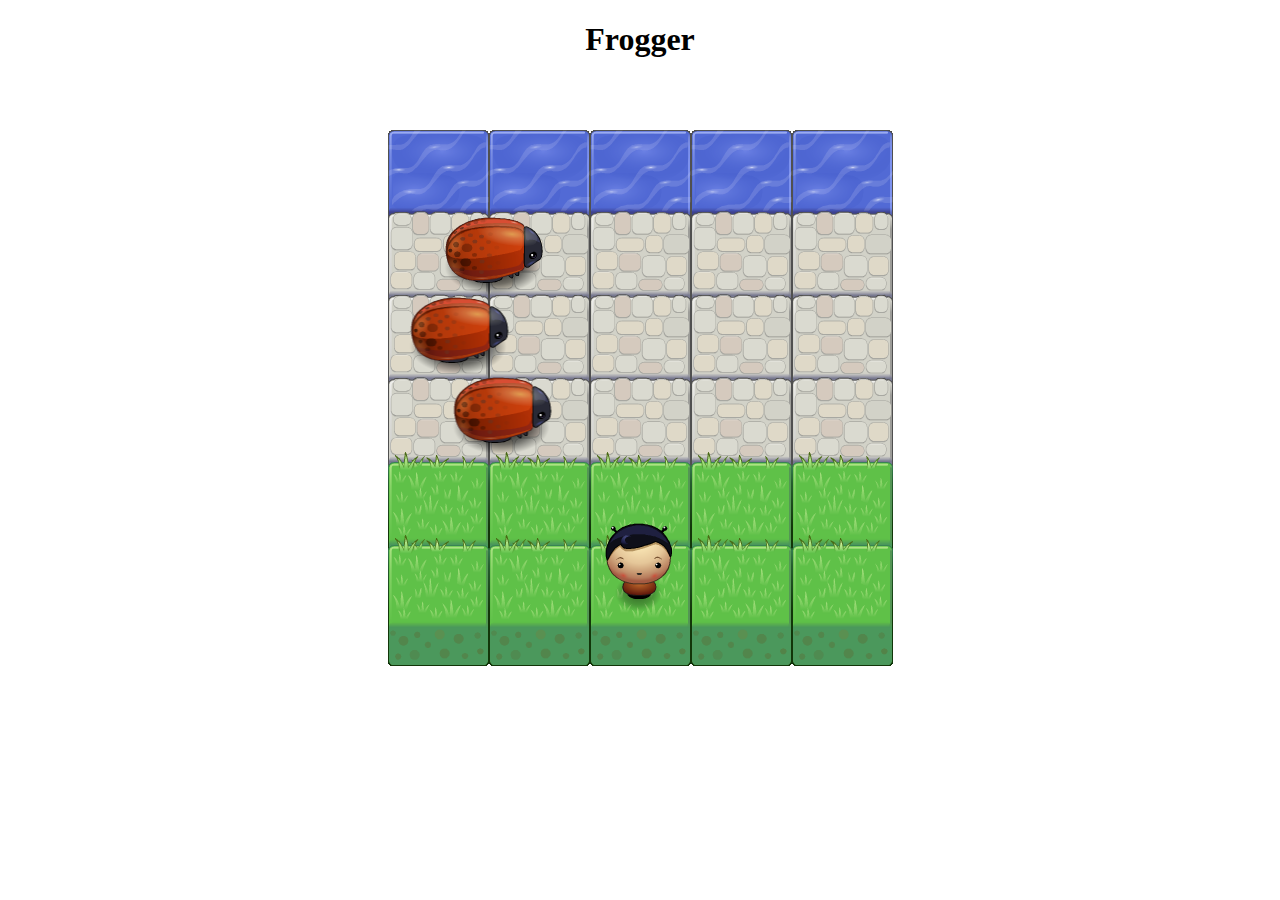
<file: frontend-nanodegree-arcade-game/index.html>
<!DOCTYPE html>
<html>
<head>
    <meta charset="UTF-8">
    <title>Effective JavaScript: Frogger</title>
    <link rel="stylesheet" href="css/style.css">
</head>
<body>
    <h1>Frogger</h1>
    <script src="js/resources.js"></script>
    <script src="js/engine.js"></script>
    <script src="js/app.js"></script>
</body>
</html>
</file>
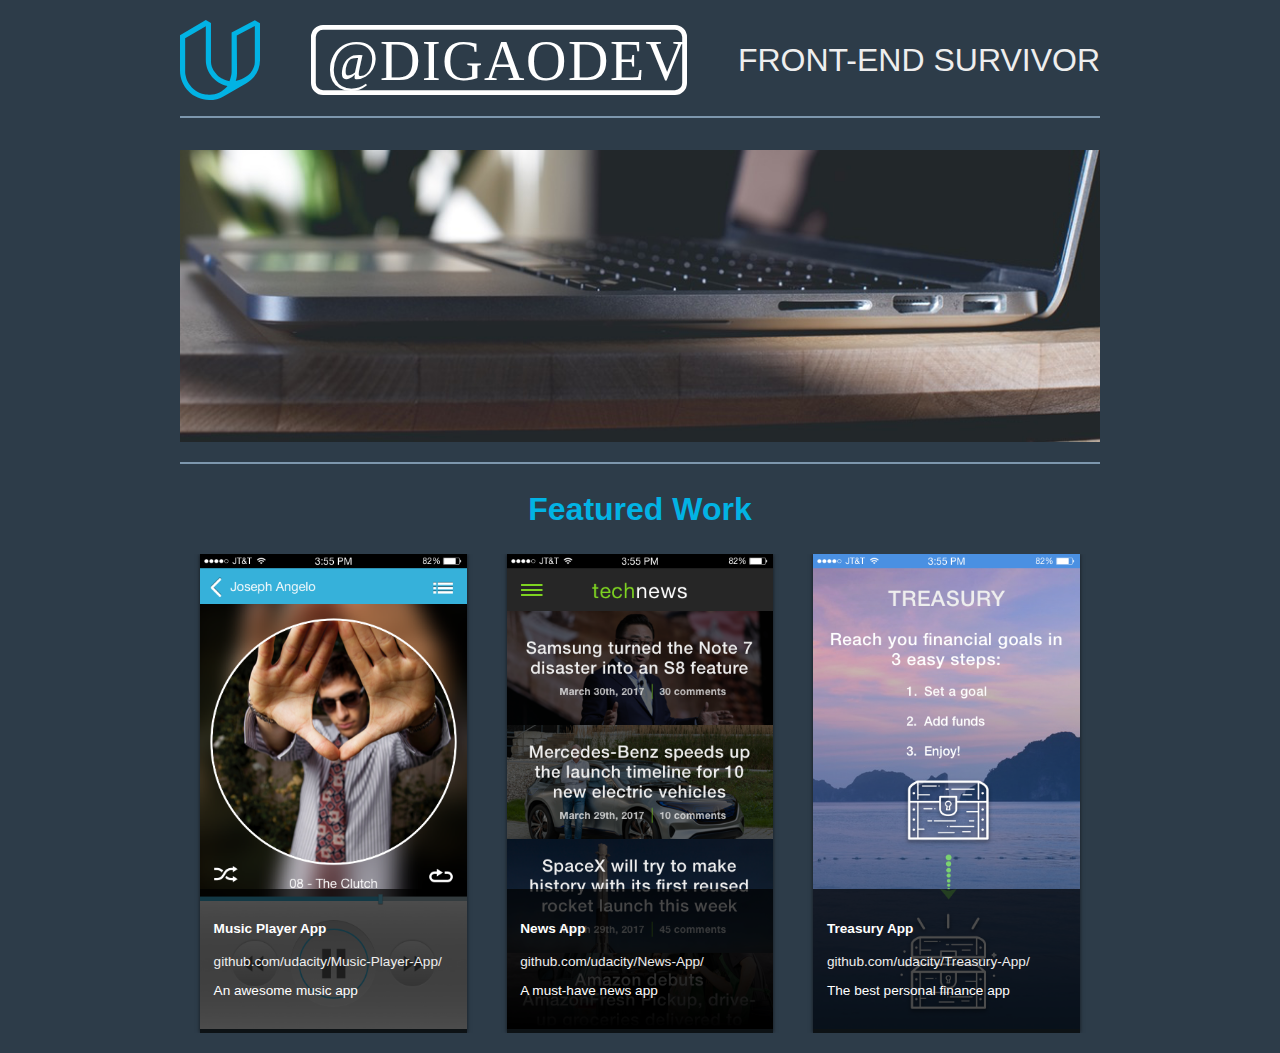
<file: portfolio-site/index.html>
<!doctype html>
<html lang="en">

<head>
  <title>DigaoDev Portfolio</title>
  <meta charset="UTF-8">
  <meta name="viewport" content="width=device-width, initial-scale=1">
  <link href="./css/main.css" rel="stylesheet">
</head>

<body>
  <header class="header">
    <img class="header-udacity-logo" src="./img/udacity-logo.svg" alt="">
    <img class="header-atdigaodev-logo" src="./img/atdigaodev-logo.svg" alt="">
    <h1 class="subtitle">Front-end Survivor</h1>
  </header>

  <main class="main-container">
      <picture>
        <source srcset="./img/hero-image-944w.webp">
        <img  class="hero" src="./img/hero-image-944w.jpg" alt="Desk with a Macbook photo">
      </picture>

    <section class="section-container">
      <h2 class="featured-title">Featured Work</h2>
      <div class="featured">
        <article class="card">
          <picture>
            <source srcset="./img/player-375w.webp">
            <img class="card-img" src="./img/player-375w.png" alt="Project Music Player APP photo">
          </picture>
          <div class="card-label">
            <h4>Music Player App</h4>
            <a href="#0">github.com/udacity/Music-Player-App/</a>
            <p>An awesome music app</p>
          </div>
        </article>
        <article class="card">
          <picture>
            <source srcset="./img/news-home-375w.webp">
            <img class="card-img" src="./img/news-home-375w.jpg" alt="Project News App photo">
          </picture>
          <div class="card-label">
            <h4>News App</h4>
            <a href="#0">github.com/udacity/News-App/</a>
            <p>A must-have news app</p>
          </div>
        </article>
        <article class="card">
          <picture>
            <source srcset="./img/treasury-splash-375w.webp">
            <img class="card-img" src="./img/treasury-splash-375w.jpg" alt="Project Treasury App photo">
          </picture>
          <div class="card-label">
            <h4>Treasury App</h4>
            <a href="#0">github.com/udacity/Treasury-App/</a>
            <p>The best personal finance app</p>
          </div>
        </article>
      </div>
    </section>
  </main>
</body>

</html>
</file>
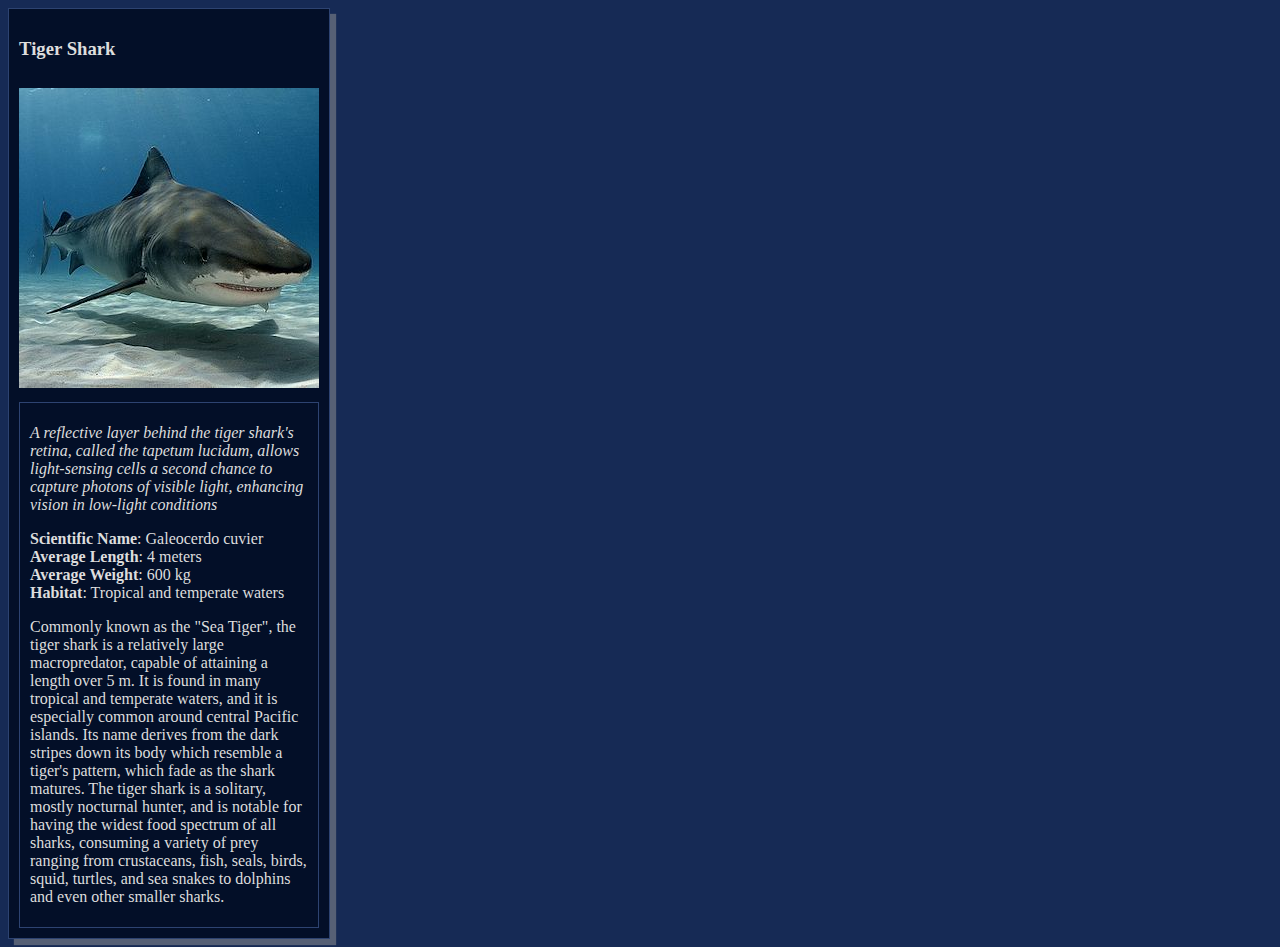
<file: animal-trading-cards/card.html>
<!DOCTYPE html>
<html>
<head>
	<meta charset="utf-8">
	<title>Animal Trading Cards</title>
	<link rel="stylesheet" href="styles.css">
</head>
<body>
	<div class="card">
		<!-- your favorite animal's name goes here -->
		<h3>Tiger Shark</h3>
		<!-- your favorite animal's image goes here -->
		<img src="tiger-shark.jpg" alt="Tiger Shark photo">
		<div class="card-content">
			<!-- your favorite animal's interesting fact goes here -->
			<p><em>A reflective layer behind the tiger shark's retina, called the tapetum lucidum, allows light-sensing cells a second chance to capture photons of visible light, enhancing vision in low-light conditions</em></p>
			<ul>
				<!-- your favorite animal's list items go here -->
				<li><span>Scientific Name</span>: Galeocerdo cuvier</li>
				<li><span>Average Length</span>: 4 meters</li>
				<li><span>Average Weight</span>: 600 kg</li>
				<li><span>Habitat</span>: Tropical and temperate waters</li>
			</ul>
			<!-- your favorite animal's description goes here -->
			<p>Commonly known as the "Sea Tiger", the tiger shark is a relatively large macropredator, capable of attaining a length over 5 m. It is found in many tropical and temperate waters, and it is especially common around central Pacific islands. Its name derives from the dark stripes down its body which resemble a tiger's pattern, which fade as the shark matures. The tiger shark is a solitary, mostly nocturnal hunter, and is notable for having the widest food spectrum of all sharks, consuming a variety of prey ranging from crustaceans, fish, seals, birds, squid, turtles, and sea snakes to dolphins and even other smaller sharks.</p>
		</div>
	</div>
</body>
</html>
</file>
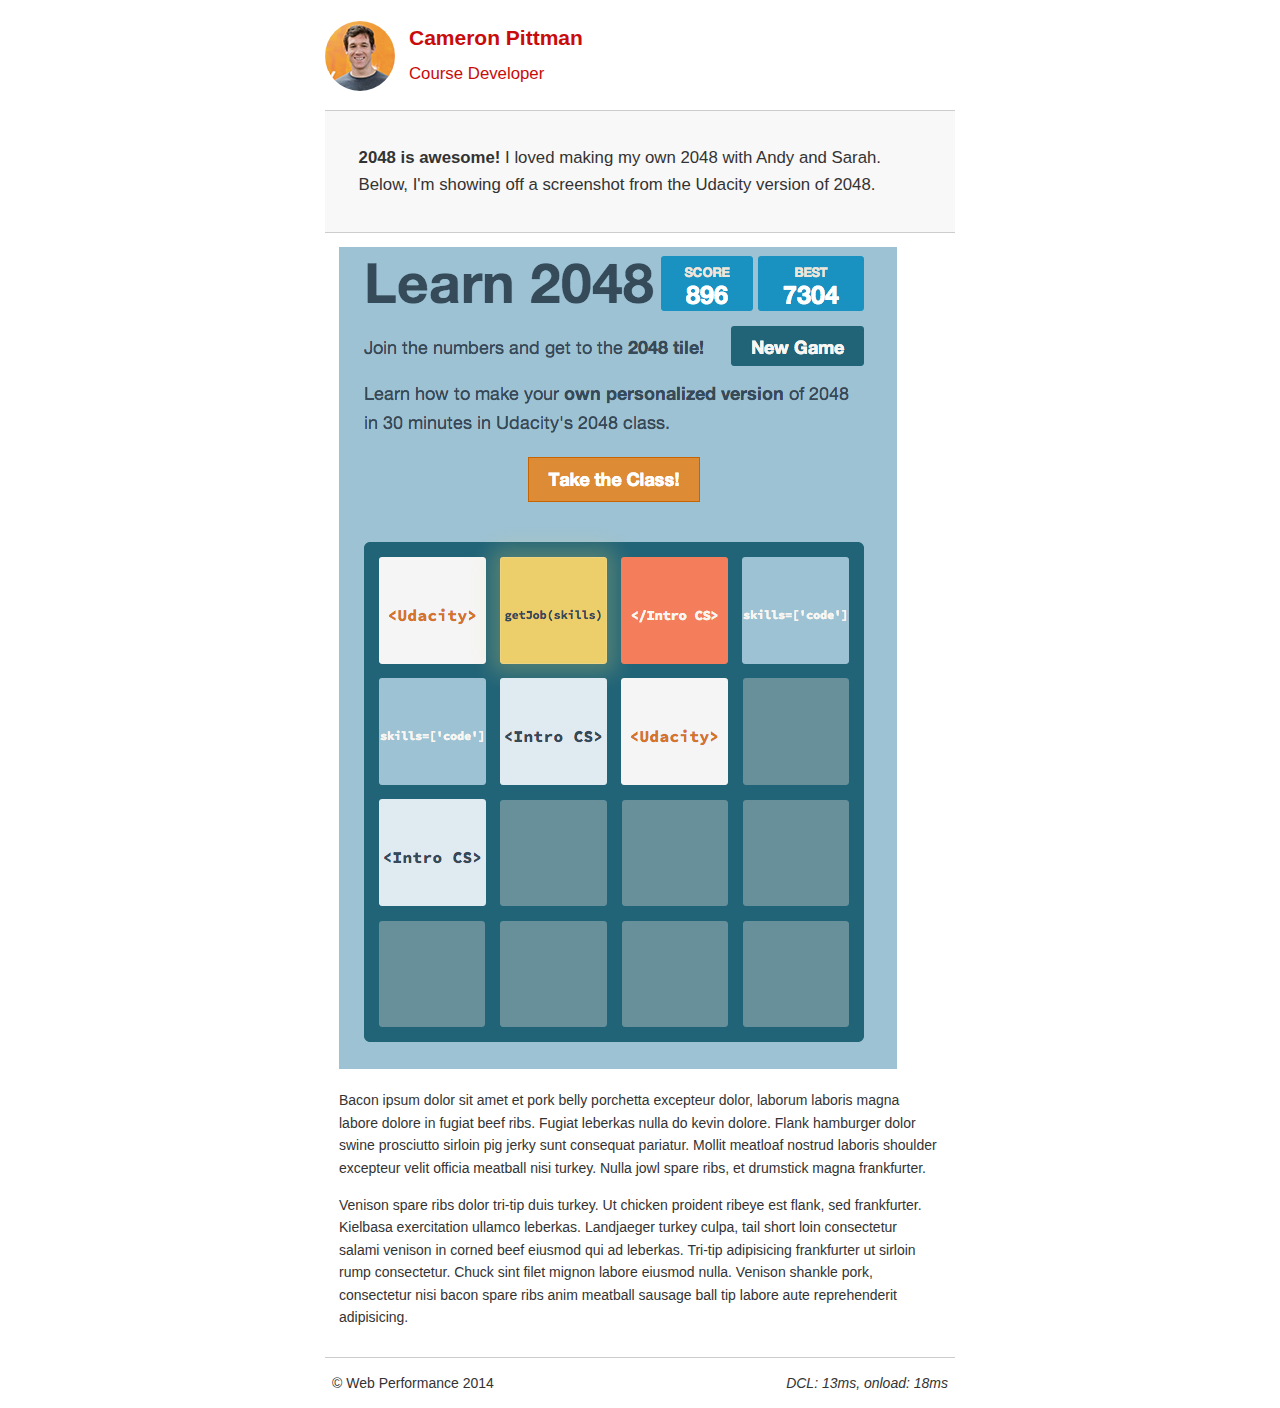
<file: frontend-nanodegree-mobile-portfolio/project-2048.html>
<!DOCTYPE html>
<html lang="en">
  <head>
    <meta charset="utf-8">
    <meta name="viewport" content="width=device-width, initial-scale=1">
    <meta name="description" content=" FILL ME IN ">
    <meta name="author" content=" FILL ME IN ">
    <title>Cameron Pittman: Portfolio</title>

    <!-- Hmm, what is the impact of web fonts on speed? Measure it... -->
    <!-- <link href="//fonts.googleapis.com/css?family=Open+Sans:400,700" rel="stylesheet"> -->

    <link href="css/style.css" rel="stylesheet">
    <link href="css/print.css" rel="stylesheet">

    <script>
      (function(w,g){w['GoogleAnalyticsObject']=g;
      w[g]=w[g]||function(){(w[g].q=w[g].q||[]).push(arguments)};w[g].l=1*new Date();})(window,'ga');

      // Optional TODO: replace with your Google Analytics profile ID.
      ga('create', 'UA-XXXX-Y');
      ga('send', 'pageview');
    </script>
    <script src="//www.google-analytics.com/analytics.js"></script>
    <script src="js/perfmatters.js"></script>
  </head>

  <body>
    <header>
      <a href="/"><img src="img/profilepic.jpg"></a>
      <p>Cameron Pittman<br><span>Course Developer</span></p>
    </header>

    <div class="container">
      <div class="hero">
        <strong>2048 is awesome!</strong> I loved making my own 2048 with Andy and Sarah. Below, I'm showing off a screenshot from the Udacity version of 2048.
      </div>

      <div class="content">

        <img class="img-responsive" src="img/2048.png">

        <p>Bacon ipsum dolor sit amet et pork belly porchetta excepteur dolor, laborum laboris magna labore dolore in fugiat beef ribs. Fugiat leberkas nulla do kevin dolore. Flank hamburger dolor swine prosciutto sirloin pig jerky sunt consequat pariatur. Mollit meatloaf nostrud laboris shoulder excepteur velit officia meatball nisi turkey. Nulla jowl spare ribs, et drumstick magna frankfurter.</p>

        <p>Venison spare ribs dolor tri-tip duis turkey. Ut chicken proident ribeye est flank, sed frankfurter. Kielbasa exercitation ullamco leberkas. Landjaeger turkey culpa, tail short loin consectetur salami venison in corned beef eiusmod qui ad leberkas. Tri-tip adipisicing frankfurter ut sirloin rump consectetur. Chuck sint filet mignon labore eiusmod nulla. Venison shankle pork, consectetur nisi bacon spare ribs anim meatball sausage ball tip labore aute reprehenderit adipisicing.</p>

    </div>

    <footer>
      <p>&copy; Web Performance 2014 <span id="crp-stats"></span></p>
    </footer>
  </body>
</html>
</file>
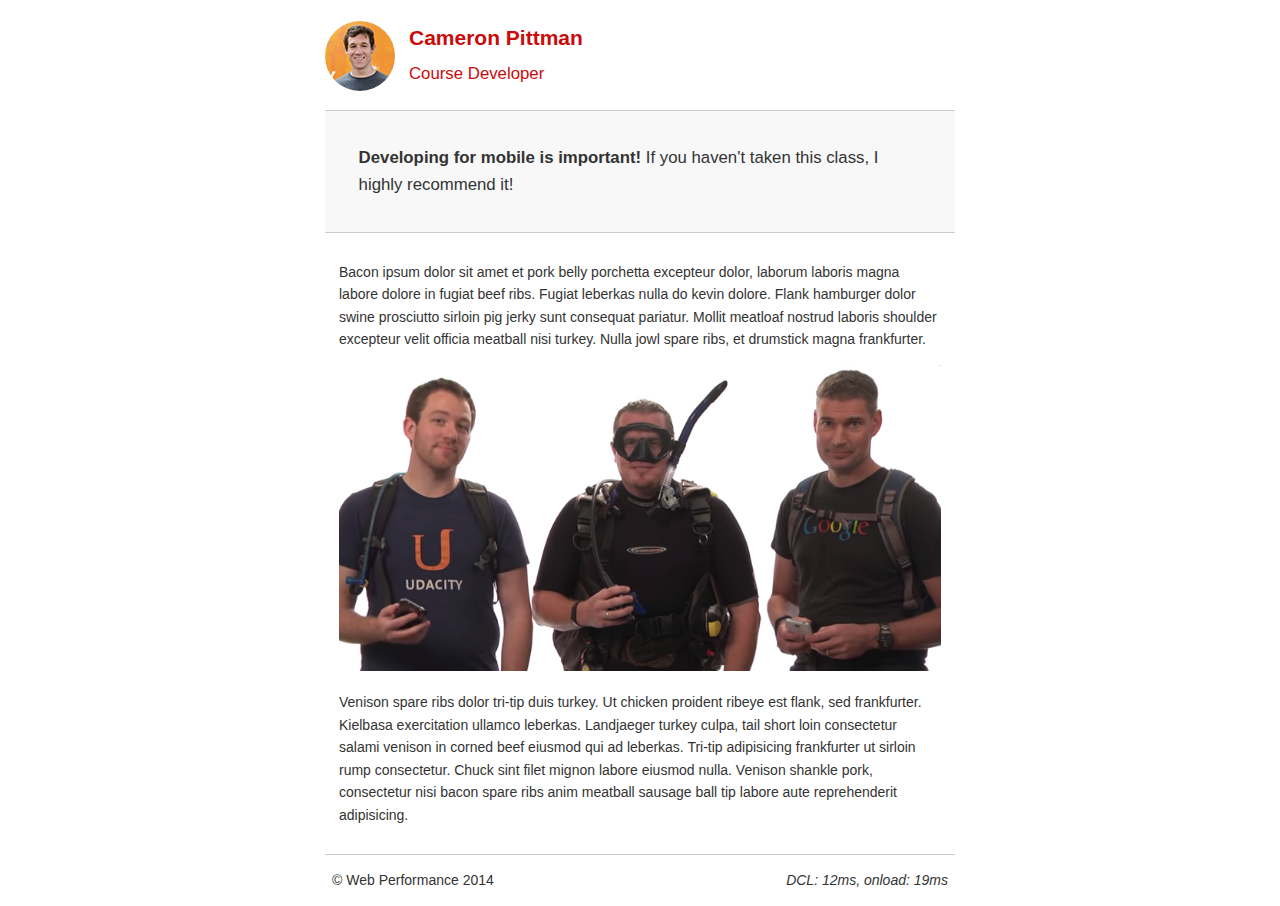
<file: frontend-nanodegree-mobile-portfolio/project-mobile.html>
<!DOCTYPE html>
<html lang="en">
  <head>
    <meta charset="utf-8">
    <meta name="viewport" content="width=device-width, initial-scale=1">
    <meta name="description" content=" FILL ME IN ">
    <meta name="author" content=" FILL ME IN ">
    <title>Cameron Pitman: Portfolio</title>

    <!-- Hmm, what is the impact of web fonts on speed? Measure it... -->
    <!-- <link href="//fonts.googleapis.com/css?family=Open+Sans:400,700" rel="stylesheet"> -->

    <link href="css/style.css" rel="stylesheet">
    <link href="css/print.css" rel="stylesheet">

    <script>
      (function(w,g){w['GoogleAnalyticsObject']=g;
      w[g]=w[g]||function(){(w[g].q=w[g].q||[]).push(arguments)};w[g].l=1*new Date();})(window,'ga');

      // Optional TODO: replace with your Google Analytics profile ID.
      ga('create', 'UA-XXXX-Y');
      ga('send', 'pageview');
    </script>
    <script src="http://www.google-analytics.com/analytics.js"></script>
    <script async src="js/perfmatters.js"></script>
  </head>

  <body>
    <header>
      <a href="/"><img src="img/profilepic.jpg"></a>
      <p>Cameron Pittman<br><span>Course Developer</span></p>
    </header>

    <div class="container">
      <div class="hero">
        <strong>Developing for mobile is important!</strong> If you haven't taken this class, I highly recommend it!
      </div>

      <div class="content">

        <p>Bacon ipsum dolor sit amet et pork belly porchetta excepteur dolor, laborum laboris magna labore dolore in fugiat beef ribs. Fugiat leberkas nulla do kevin dolore. Flank hamburger dolor swine prosciutto sirloin pig jerky sunt consequat pariatur. Mollit meatloaf nostrud laboris shoulder excepteur velit officia meatball nisi turkey. Nulla jowl spare ribs, et drumstick magna frankfurter.</p>

        <img src="img/mobilewebdev.jpg">

        <p>Venison spare ribs dolor tri-tip duis turkey. Ut chicken proident ribeye est flank, sed frankfurter. Kielbasa exercitation ullamco leberkas. Landjaeger turkey culpa, tail short loin consectetur salami venison in corned beef eiusmod qui ad leberkas. Tri-tip adipisicing frankfurter ut sirloin rump consectetur. Chuck sint filet mignon labore eiusmod nulla. Venison shankle pork, consectetur nisi bacon spare ribs anim meatball sausage ball tip labore aute reprehenderit adipisicing.</p>

    </div>

    <footer>
      <p>&copy; Web Performance 2014 <span id="crp-stats"></span></p>
    </footer>
  </body>
</html>
</file>
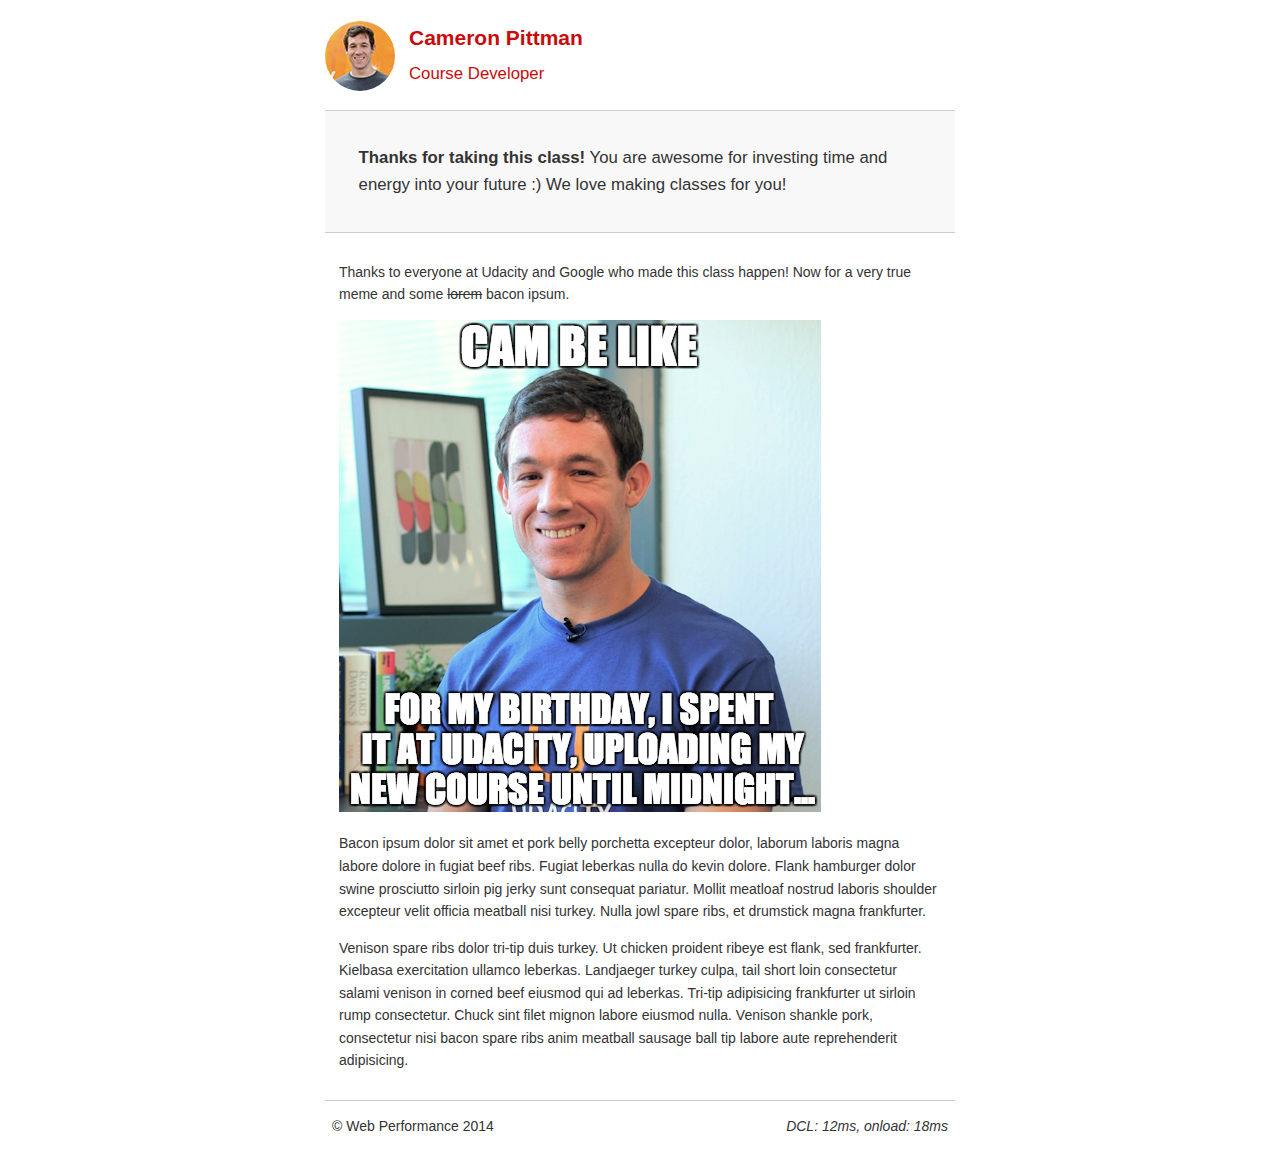
<file: frontend-nanodegree-mobile-portfolio/project-webperf.html>
<!DOCTYPE html>
<html lang="en">
  <head>
    <meta charset="utf-8">
    <meta name="viewport" content="width=device-width, initial-scale=1">
    <meta name="description" content=" FILL ME IN ">
    <meta name="author" content=" FILL ME IN ">
    <title>Cameron Pittman: Portfolio</title>

    <!-- Hmm, what is the impact of web fonts on speed? Measure it... -->
    <!-- <link href="//fonts.googleapis.com/css?family=Open+Sans:400,700" rel="stylesheet"> -->

    <link href="css/style.css" rel="stylesheet">
    <link href="css/print.css" rel="stylesheet">

    <script>
      (function(w,g){w['GoogleAnalyticsObject']=g;
      w[g]=w[g]||function(){(w[g].q=w[g].q||[]).push(arguments)};w[g].l=1*new Date();})(window,'ga');

      // Optional TODO: replace with your Google Analytics profile ID.
      ga('create', 'UA-XXXX-Y');
      ga('send', 'pageview');
    </script>
    <script src="http://www.google-analytics.com/analytics.js"></script>
    <script async src="js/perfmatters.js"></script>
  </head>

  <body>
    <header>
      <a href="/"><img src="img/profilepic.jpg"></a>
      <p>Cameron Pittman<br><span>Course Developer</span></p>
    </header>

    <div class="container">
      <div class="hero">
        <strong>Thanks for taking this class!</strong> You are awesome for investing time and energy into your future :) We love making classes for you!
      </div>

      <div class="content">

        <p>Thanks to everyone at Udacity and Google who made this class happen! Now for a very true meme and some <strike>lorem</strike> bacon ipsum.</p>

        <img src="img/cam_be_like.jpg">

        <p>Bacon ipsum dolor sit amet et pork belly porchetta excepteur dolor, laborum laboris magna labore dolore in fugiat beef ribs. Fugiat leberkas nulla do kevin dolore. Flank hamburger dolor swine prosciutto sirloin pig jerky sunt consequat pariatur. Mollit meatloaf nostrud laboris shoulder excepteur velit officia meatball nisi turkey. Nulla jowl spare ribs, et drumstick magna frankfurter.</p>

        <p>Venison spare ribs dolor tri-tip duis turkey. Ut chicken proident ribeye est flank, sed frankfurter. Kielbasa exercitation ullamco leberkas. Landjaeger turkey culpa, tail short loin consectetur salami venison in corned beef eiusmod qui ad leberkas. Tri-tip adipisicing frankfurter ut sirloin rump consectetur. Chuck sint filet mignon labore eiusmod nulla. Venison shankle pork, consectetur nisi bacon spare ribs anim meatball sausage ball tip labore aute reprehenderit adipisicing.</p>

    </div>

    <footer>
      <p>&copy; Web Performance 2014 <span id="crp-stats"></span></p>
    </footer>
  </body>
</html>
</file>
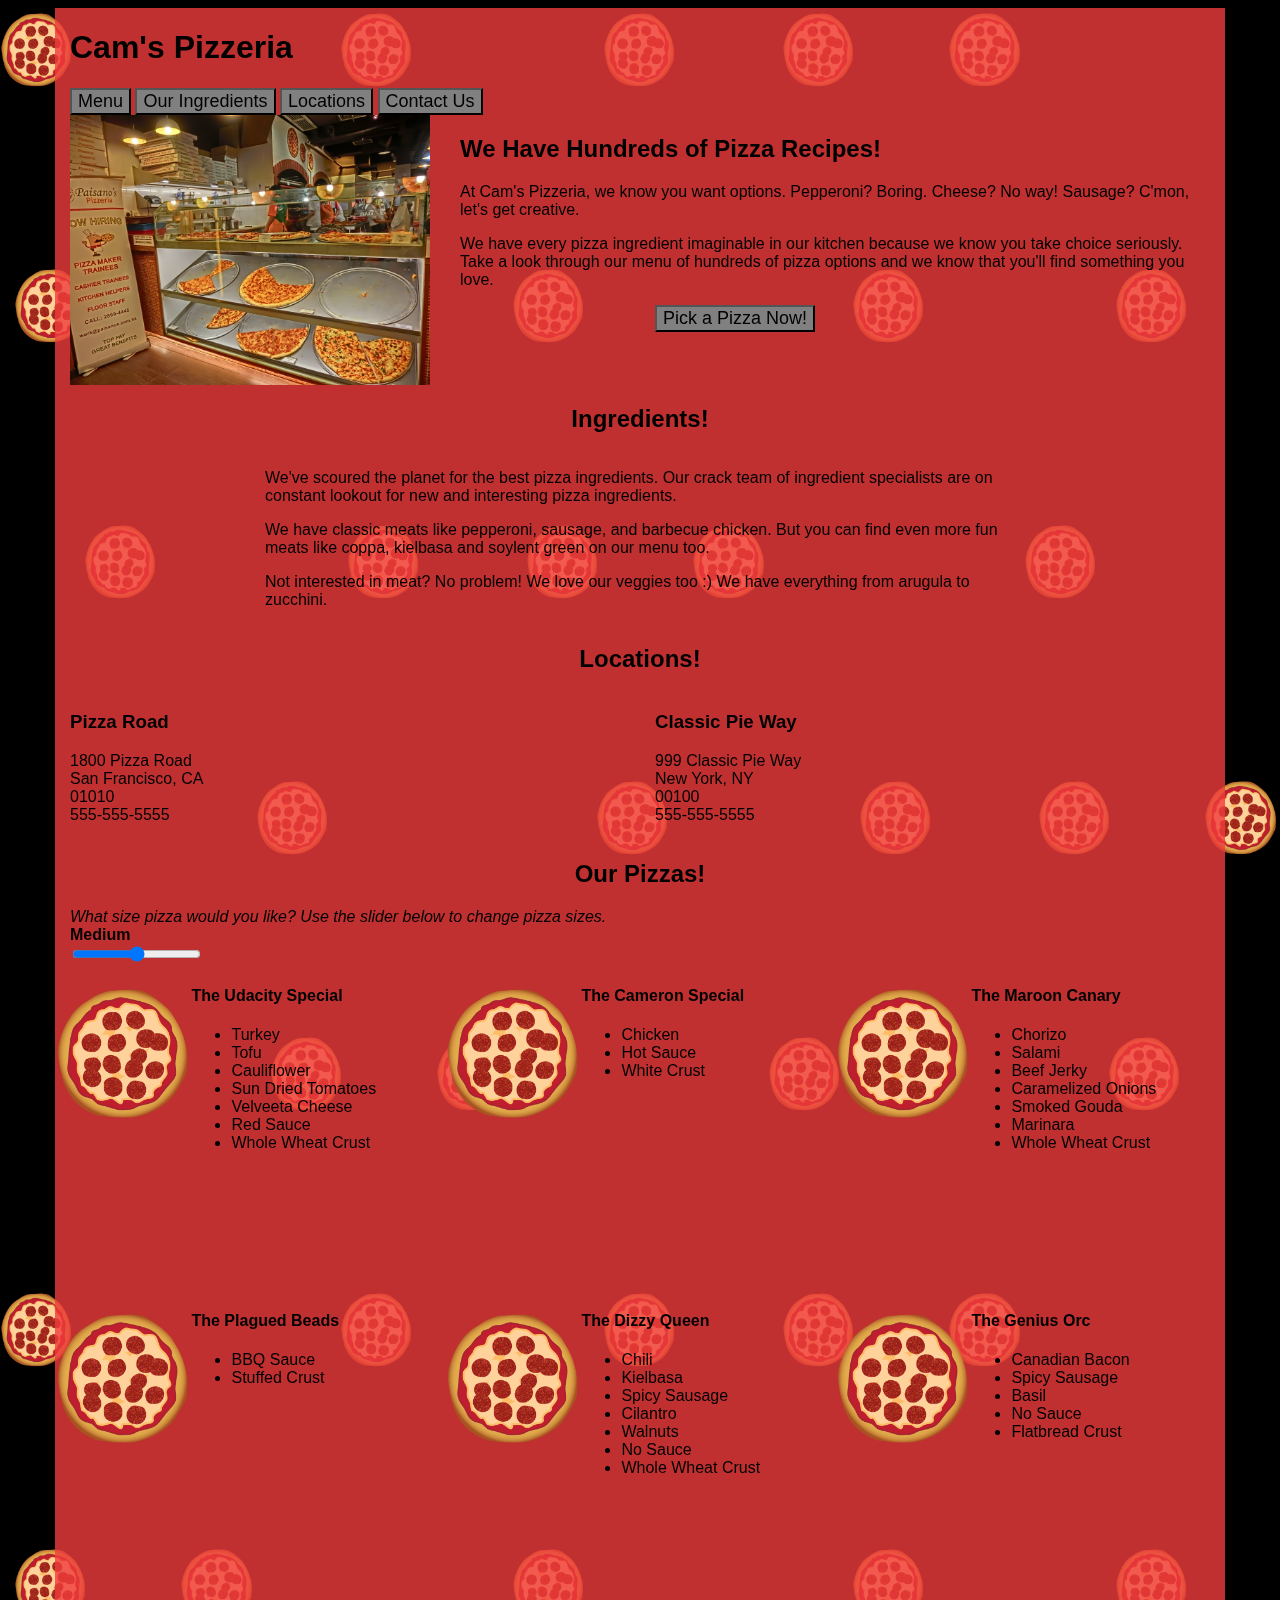
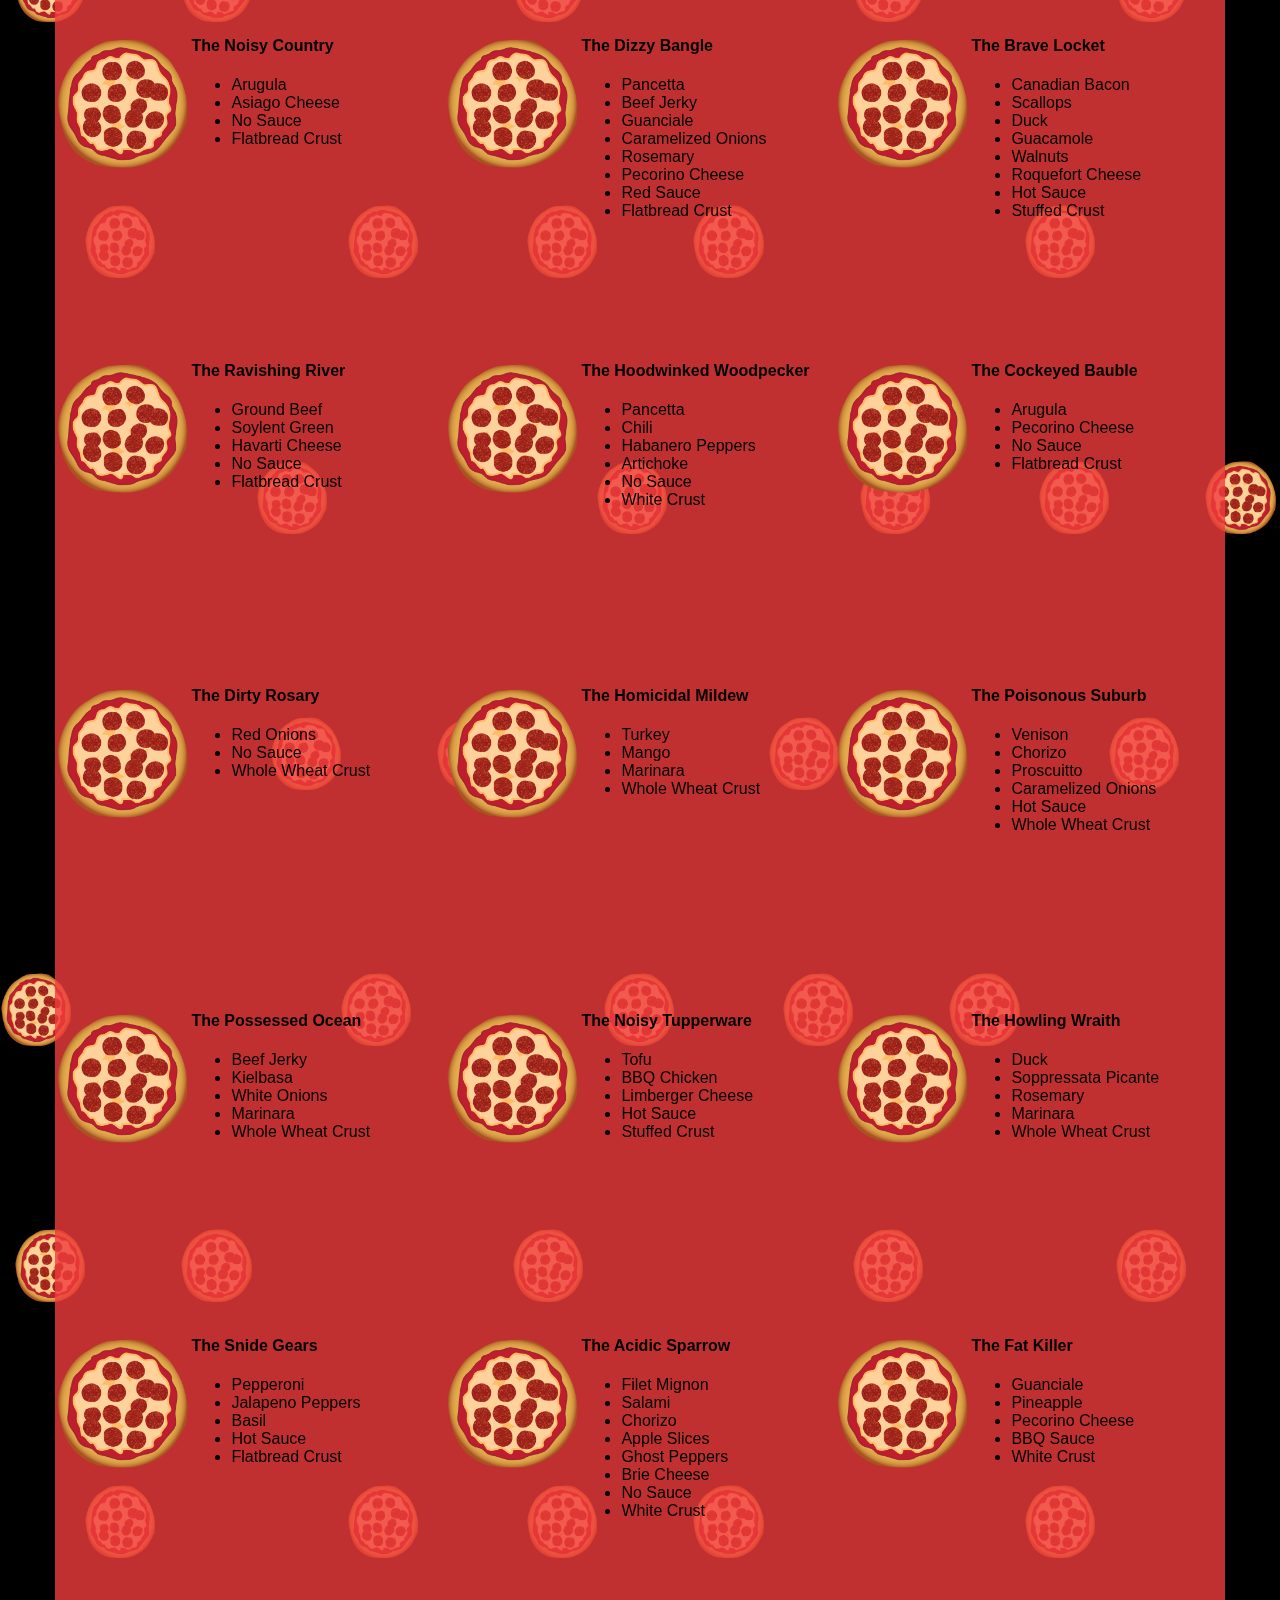
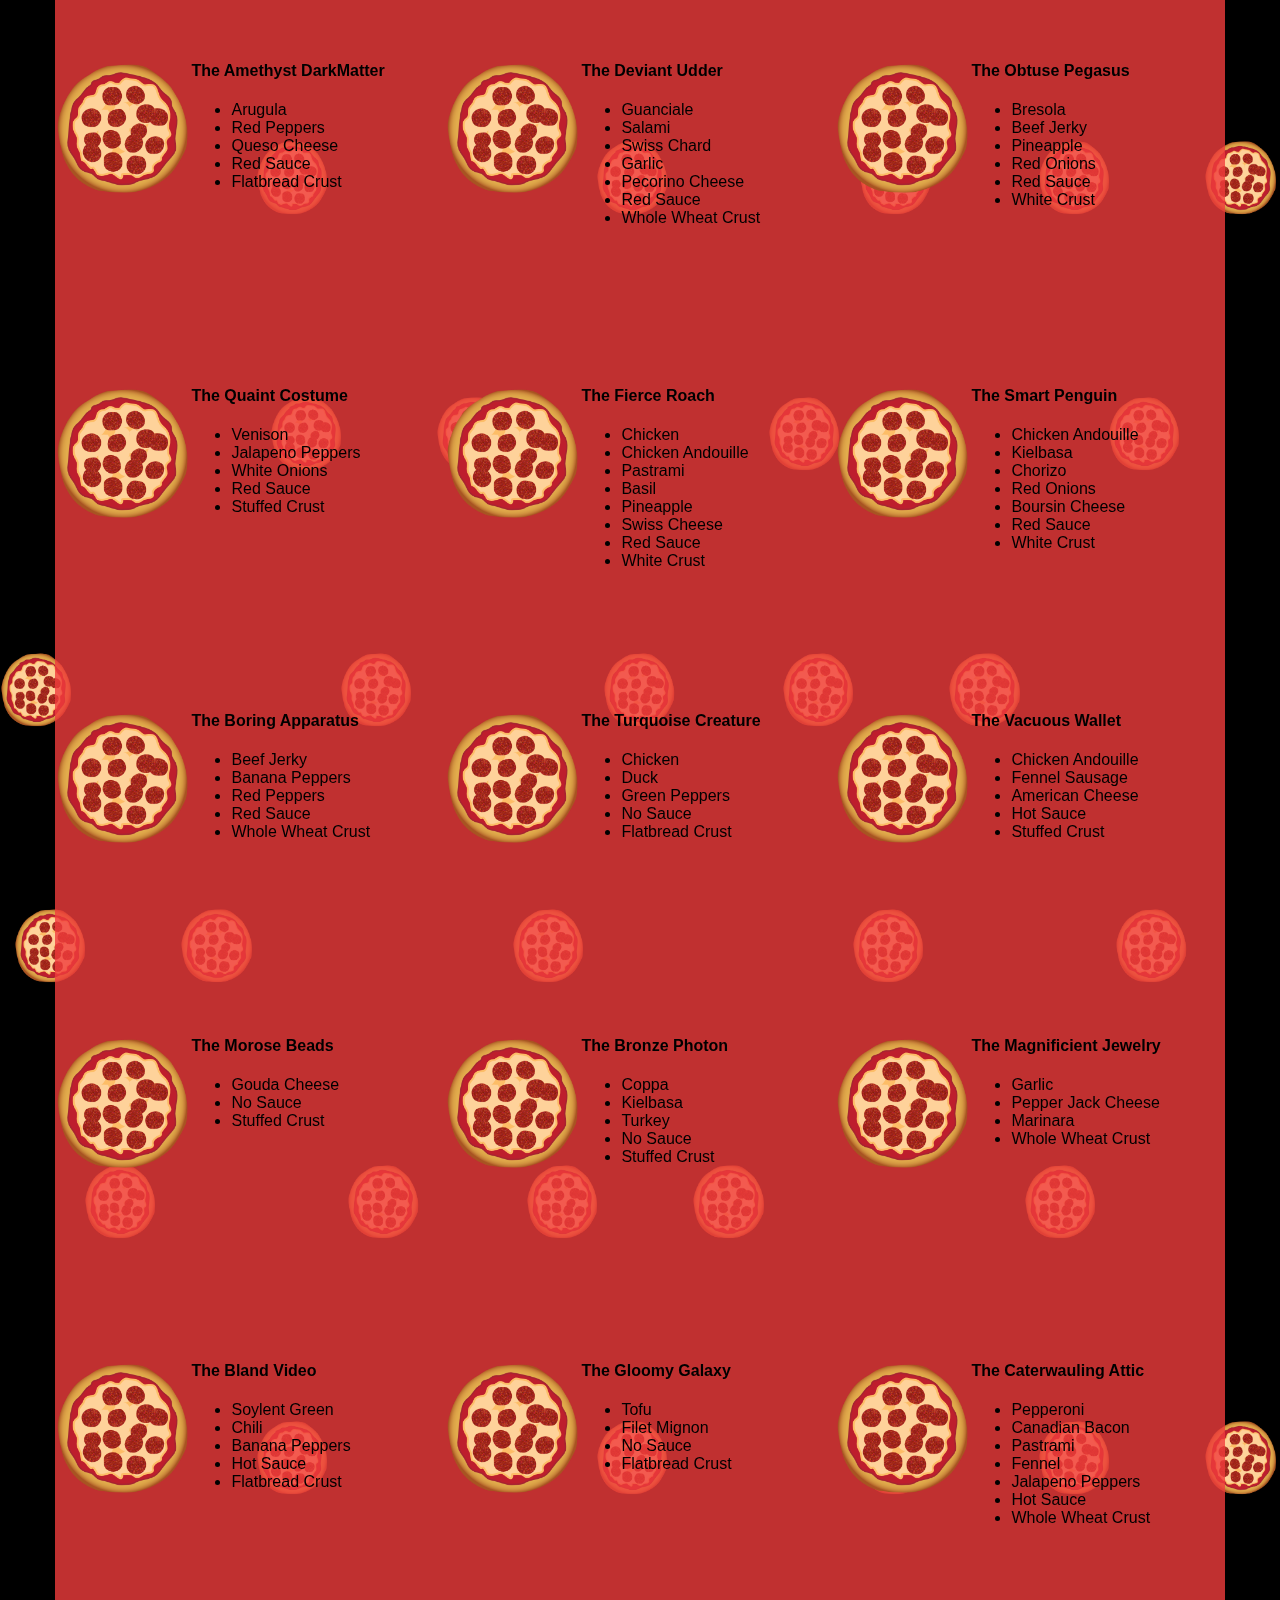
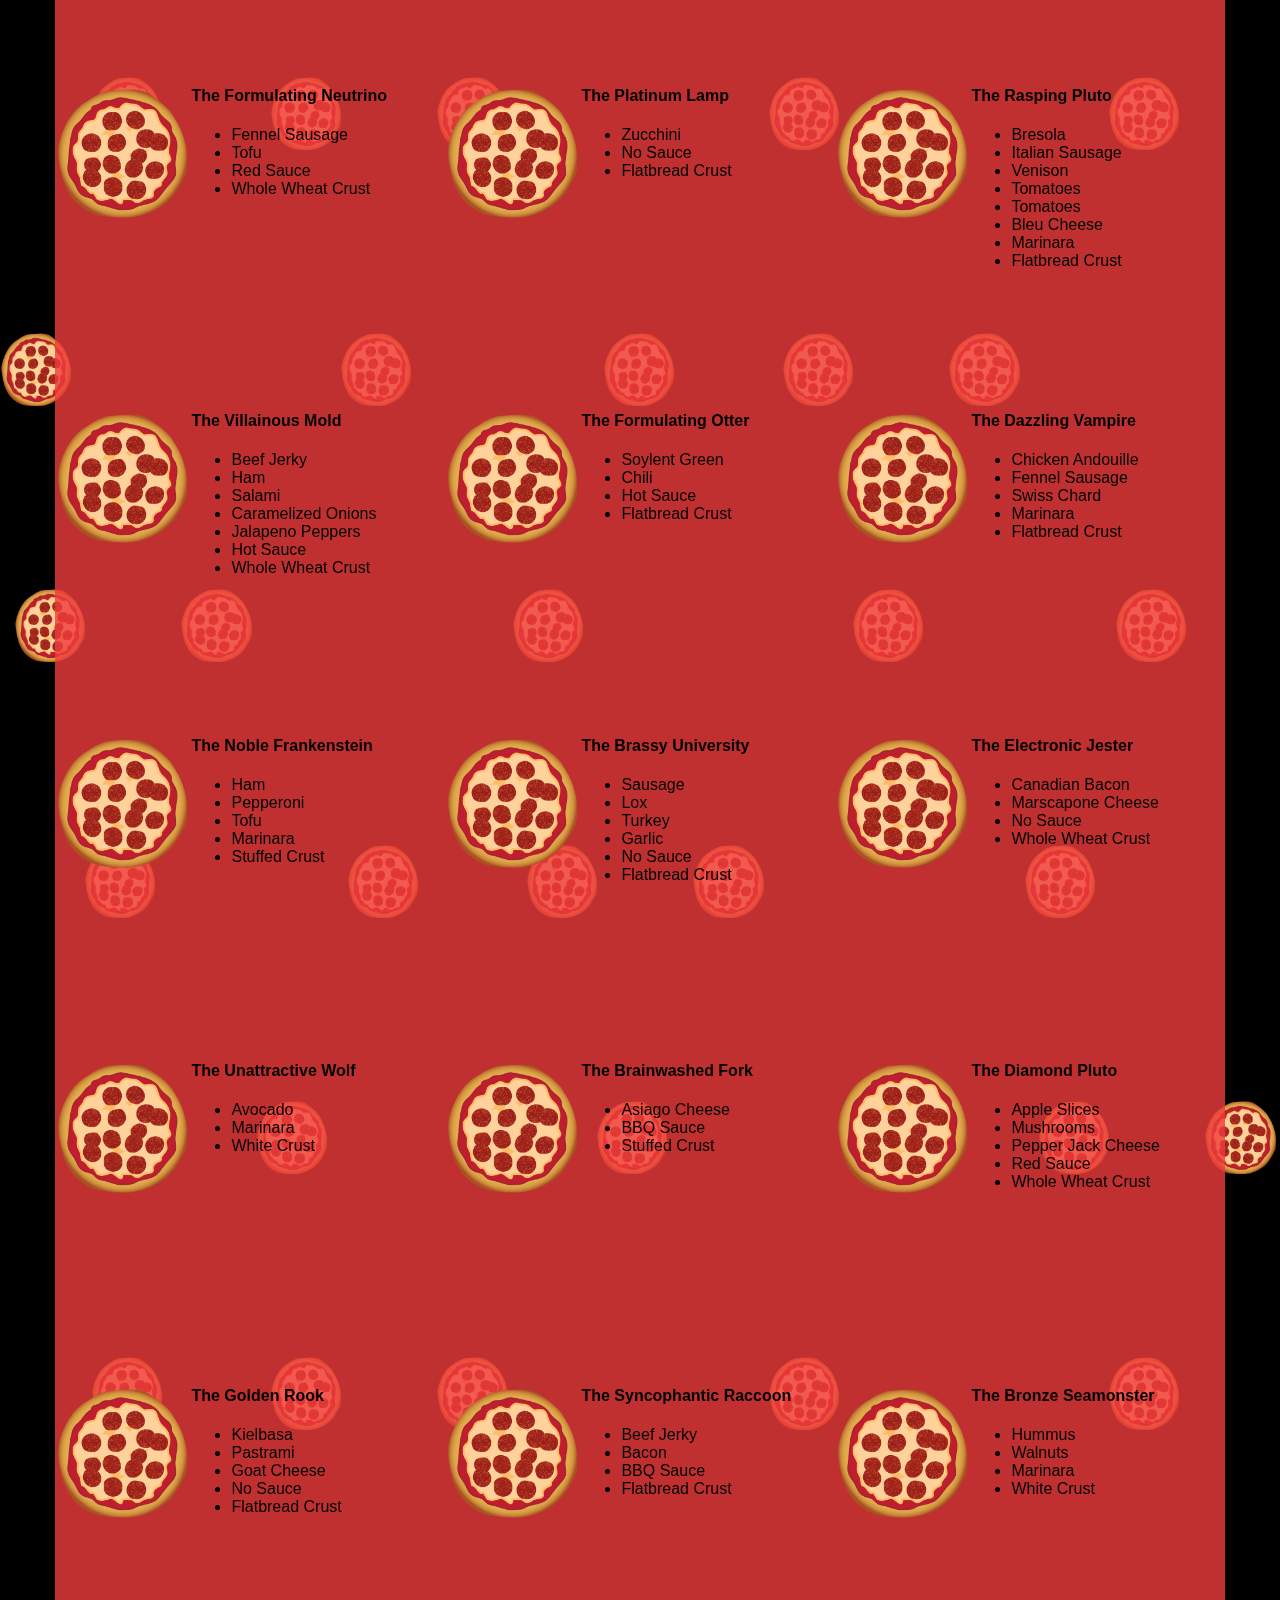
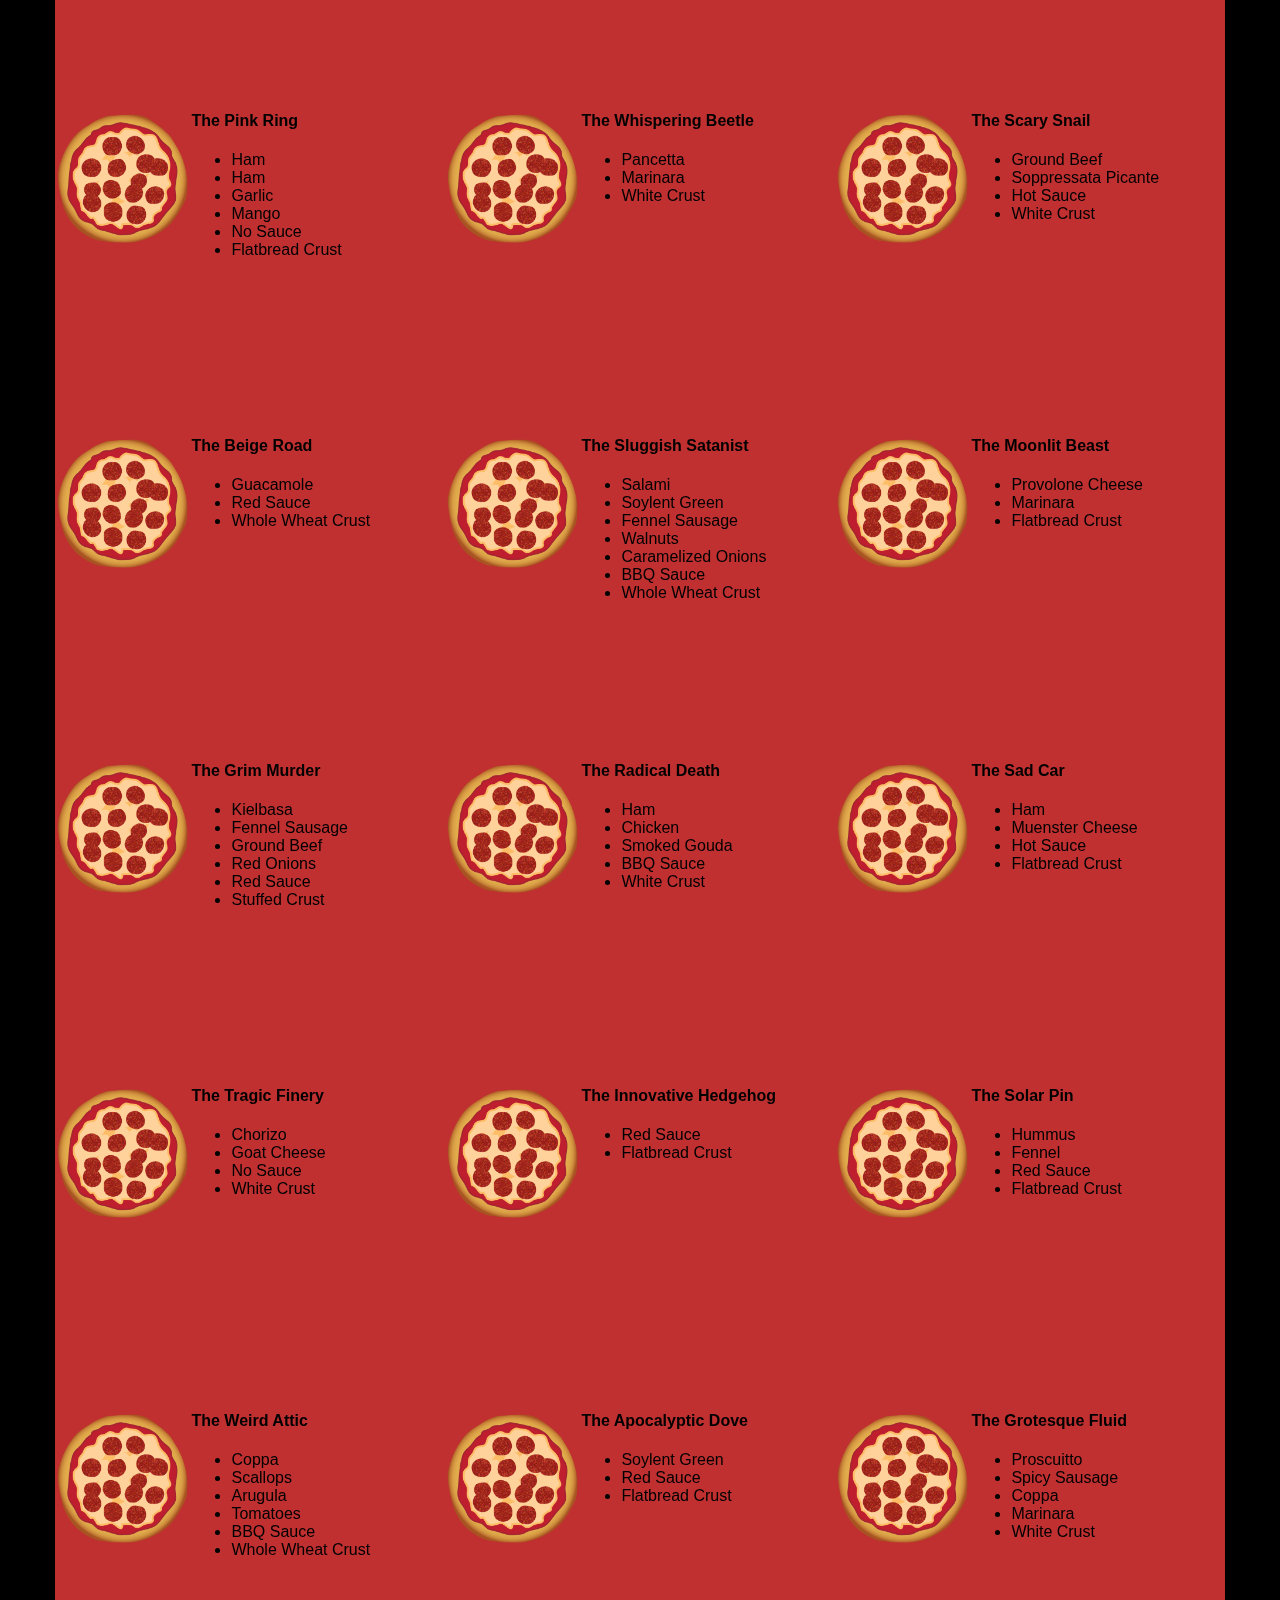
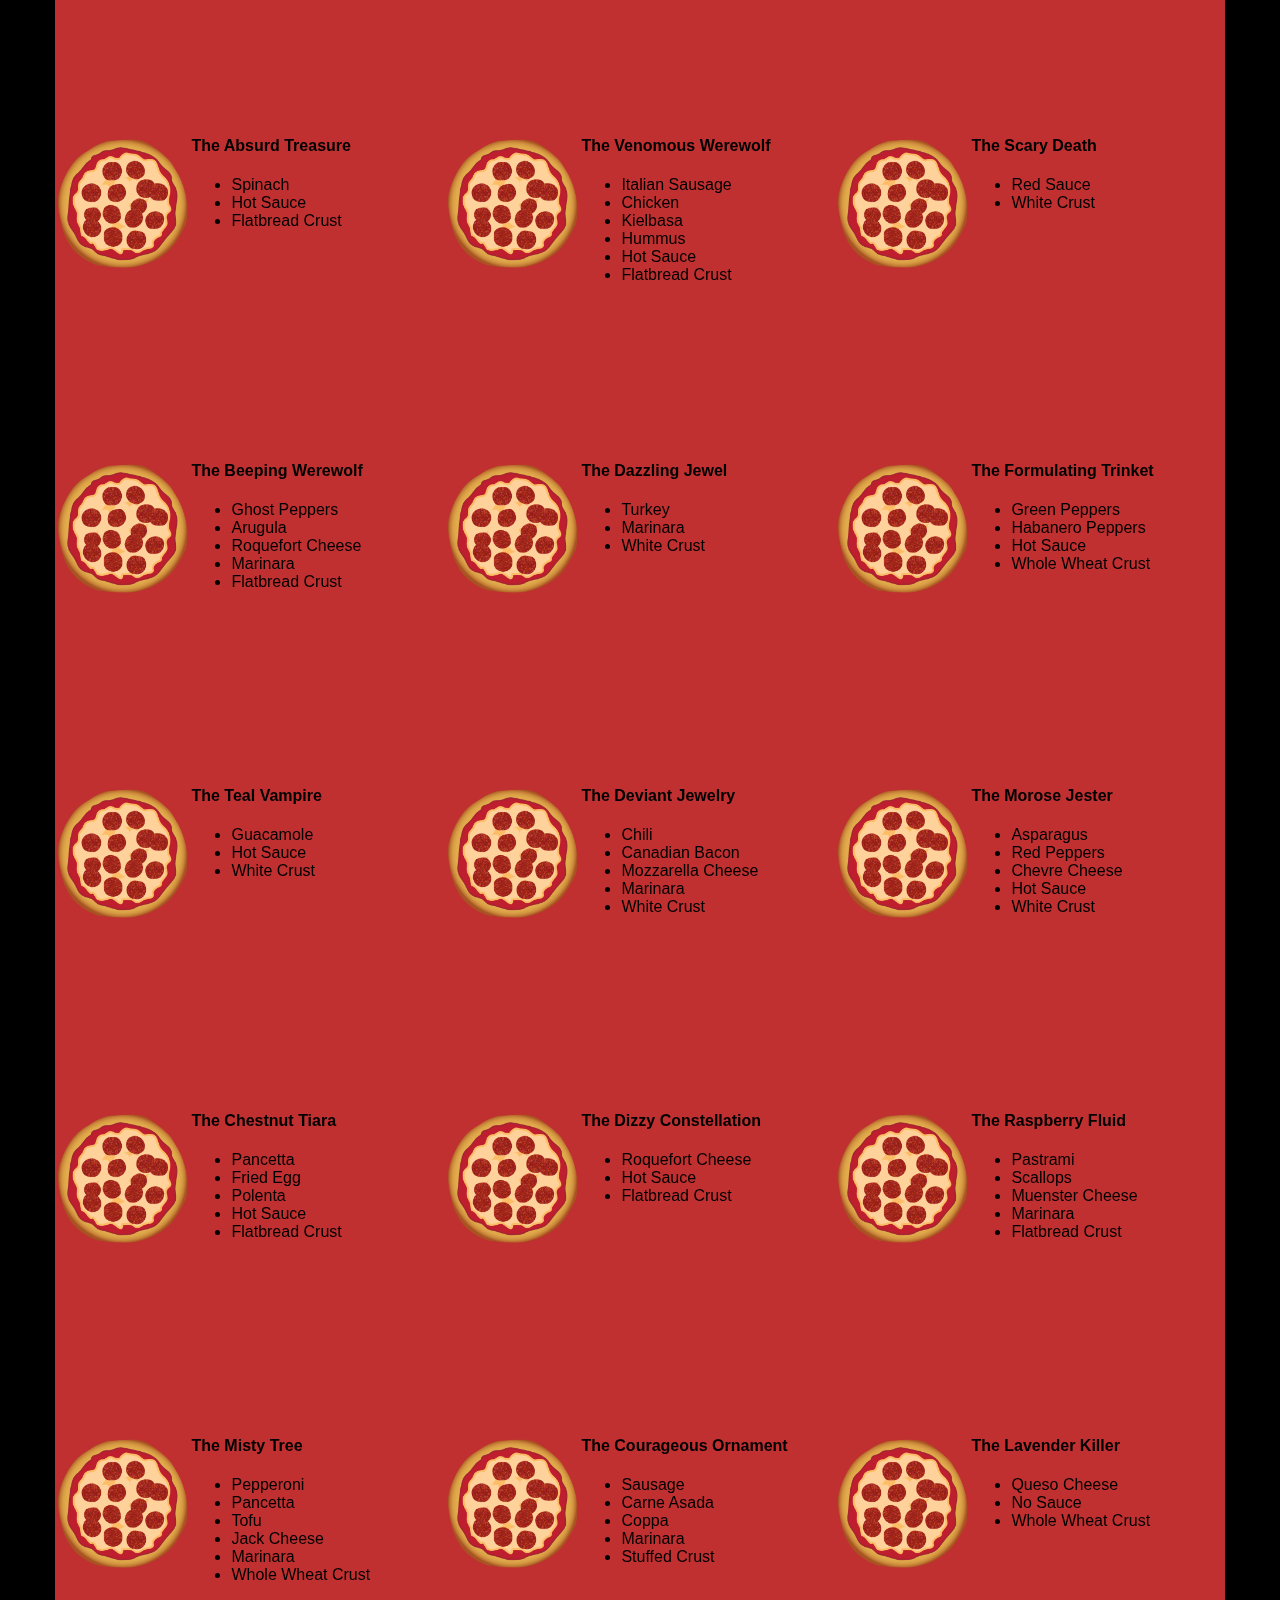
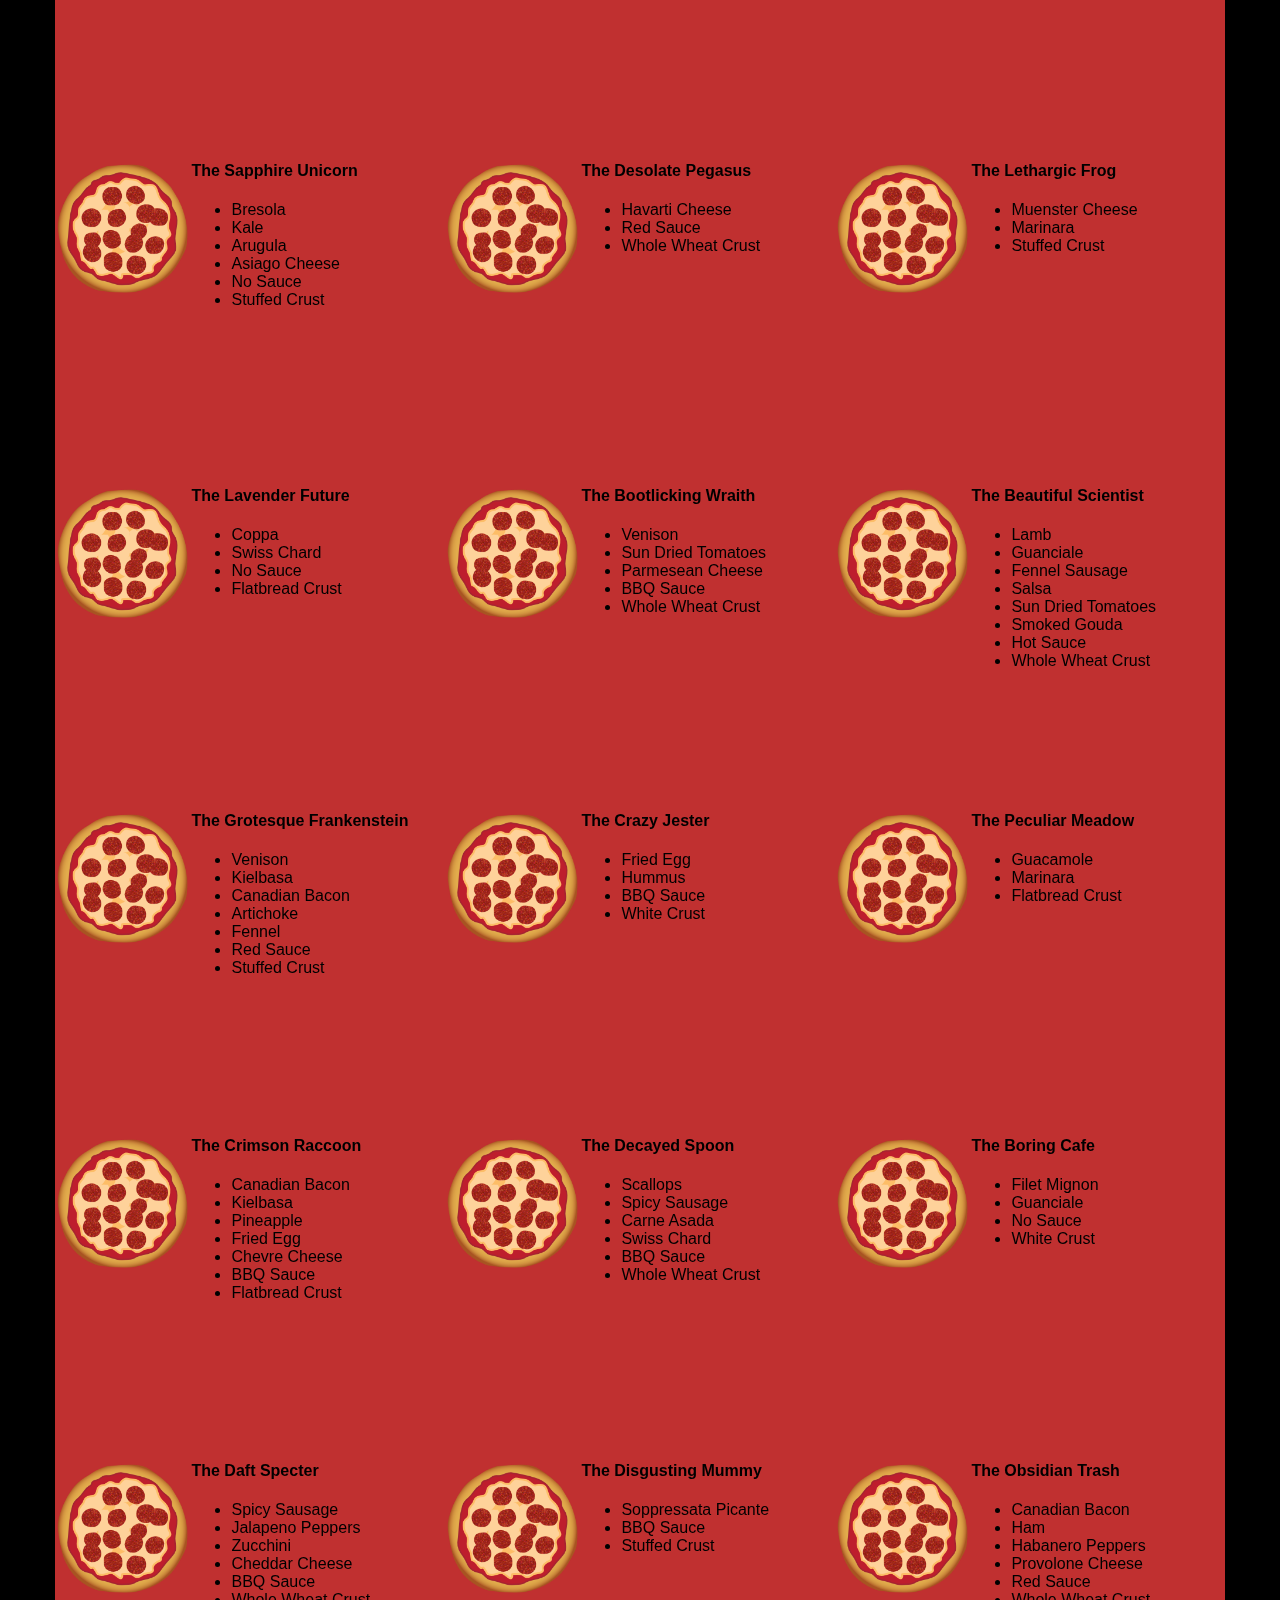
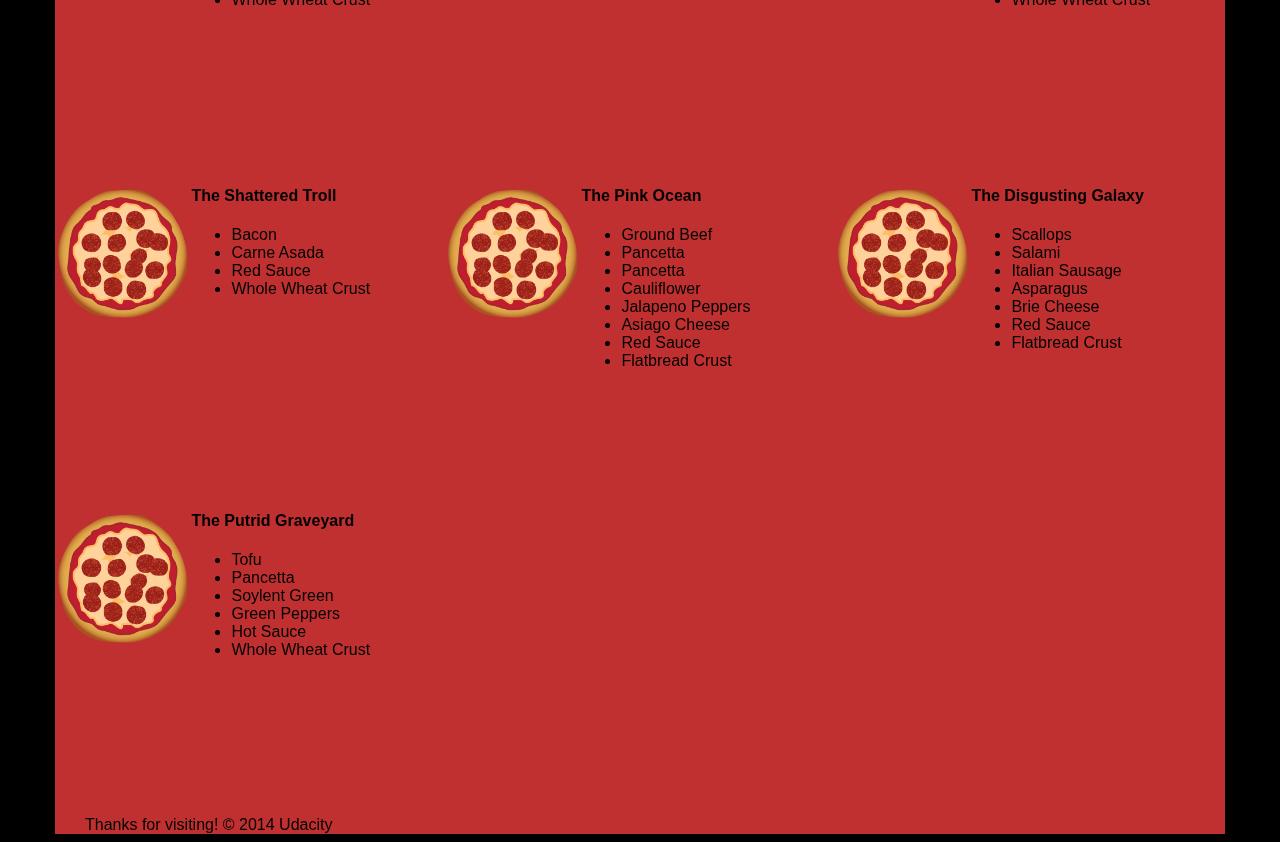
<file: frontend-nanodegree-mobile-portfolio/views/pizza.html>
<!DOCTYPE HTML>
<html>
<head>
  <link rel="stylesheet" href="css/style.css">
  <link rel="stylesheet" href="css/bootstrap-grid.css">
</head>

<body>
  <div class="container">
    <div id="header" class="row">
      <div class="col-md-6">
        <div class="row">
          <div class="col-md-12">
            <h1>Cam's Pizzeria</h1>
            <div class="row">
              <div id="menu" class="col-md-12">
                <form action="#randomPizzas">
                  <input type="submit" value="Menu">
                </form>
                <form action="#ingredients">
                  <input type="submit" value="Our Ingredients">
                </form>
                <form action="#locations">
                  <input type="submit" value="Locations">
                </form>
                <form action="#" onsubmit="alert('Thanks for clicking! This button doesn\'t do anything because this is a fake pizzeria :\)')">
                  <input type="submit" value="Contact Us">
                </form>
              </div>
            </div>
          </div>
        </div>
      </div>
      <div id="movingPizzas1" class="col-md-6">
      </div>
    </div>
    <div id="callToAction" class="row">
      <div class="col-md-4">
        <img src="images/pizzeria.jpg" class="img-responsive"> <!-- Image credit to: http://commons.wikimedia.org/wiki/File:HK_TST_night_%E5%98%89%E8%98%AD%E9%81%93_Granville_Road_restaurant_Paisano's_Pizzeria_pizza_Dec-2013.JPG -->
      </div>
      <div class="col-md-8">
        <div class="row">
          <div class="col-md-12">
            <h2>We Have Hundreds of Pizza Recipes!</h2>
            <p>At Cam's Pizzeria, we know you want options. Pepperoni? Boring. Cheese? No way! Sausage? C'mon, let's get creative.</p>

            <p>We have every pizza ingredient imaginable in our kitchen because we know you take choice seriously. Take a look through our menu of hundreds of pizza options and we know that you'll find something you love.</p>
          </div>
        </div>
        <div class="row">
          <div class="col-md-6 col-md-push-3">
            <form action="#randomPizzas">
              <input type="submit" value="Pick a Pizza Now!">
            </form>
          </div>
        </div>
      </div>
    </div>
    <div id="ingredients" class="row">
      <div class="col-md-8 col-md-push-2">
        <div class="row">
          <div class="col-md-12 centered">
            <h2>Ingredients!</h2>
          </div>
        </div>
        <div class="row">
          <div class="col-md-12">
            <p>We've scoured the planet for the best pizza ingredients. Our crack team of ingredient specialists are on constant lookout for new and interesting pizza ingredients.</p>

            <p>We have classic meats like pepperoni, sausage, and barbecue chicken. But you can find even more fun meats like coppa, kielbasa and soylent green on our menu too.</p>

            <p>Not interested in meat? No problem! We love our veggies too :) We have everything from arugula to zucchini.</p>
          </div>
        </div>
      </div>
    </div>
    <div id="locations" class="row">
      <div class="col-md-12">
        <h2 style="text-align: center">Locations!</h2>
        <div class="row">
          <div class="col-md-6">
            <h3>Pizza Road</h3>
            <p>1800 Pizza Road<br>San Francisco, CA<br>01010<br>555-555-5555</p>
          </div>
          <div class="col-md-6">
            <h3>Classic Pie Way</h3>
            <p>999 Classic Pie Way<br>New York, NY<br>00100<br>555-555-5555</p>
          </div>
        </div>
      </div>
    </div>
    <div id="pizzaGenerator" class="row">
      <div class="col-md-12">
        <h2 style="text-align: center">Our Pizzas!</h2>
        <div class="row">
          <div class="col-md-12">
            <em>What size pizza would you like? Use the slider below to change pizza sizes.</em>
          </div>
          <div id="pizzaSize" class="col-md-6">Medium</div>
          <div class="col-md-12">
            <input id="sizeSlider" type="range" min="1" max="3" value="2" step="1" onchange="resizePizzas(this.value)"></input>
          </div>
        </div>
        <div id="randomPizzas" class="row">
          <div id="pizza0" class="randomPizzaContainer" style="width:33.33%; height: 325px;">
            <div style="width:35%">
              <img src="images/pizza.png" class="img-responsive">
            </div>
            <div style="width:65%">
              <h4>The Udacity Special</h4>
              <ul>
                <li>Turkey</li>
                <li>Tofu</li>
                <li>Cauliflower</li>
                <li>Sun Dried Tomatoes</li>
                <li>Velveeta Cheese</li>
                <li>Red Sauce</li>
                <li>Whole Wheat Crust</li>
              </ul>
            </div>
          </div>
          <div id="pizza1" class="randomPizzaContainer" style="width:33.33%; height: 325px;">
            <div style="width:35%">
              <img src="images/pizza.png" class="img-responsive">
            </div>
            <div style="width:65%">
              <h4>The Cameron Special</h4>
              <ul>
                <li>Chicken</li>
                <li>Hot Sauce</li>
                <li>White Crust</li>
              </ul>
            </div>
          </div>
        </div>
      </div>
    </div>
    <div id="footer" class="col-md-12">Thanks for visiting! &copy; 2014 Udacity</div>
  </div>
  <script type="text/javascript" src="js/main.js"></script>
</body>

</html>
</html>
</file>
<file: frontend-nanodegree-arcade-game/css/style.css>
body {
    text-align: center;
}
</file>
<file: portfolio-site/css/main.css>
/*COMMON BASE STYLES*/

* {
  box-sizing: border-box;
}

body {
  background-color: #2d3c49;
  font: 16px "Helvetica Neue", Helvetica, Arial, sans-serif;
  color: #eee;
  max-width: 60em;
  padding: 1.25em;
  margin: 0 auto;
}

a {
  text-decoration: none;
  color: #eee;
}

a:hover {
  color: #bbb;
}


/*HEADER STYLES*/

.header {
  text-align: center;
  padding-bottom: 1em;
  margin: 0 0 2em 0;
  display: flex;
  justify-content: space-between;
  align-items: center;
  border-bottom: 2px solid #7d97ad;
}

.header-udacity-logo {
  width: 5em;
}

.header-atdigaodev-logo {
  font-weight: 500;
  text-transform: uppercase;
}

.subtitle {
  font-weight: 400;
  text-transform: uppercase;
}


/*MAIN STYLES*/

.main-container {
  display: flex;
  flex-flow: row wrap;
  justify-content: center;
}

.hero {
  max-width: 100%;
}

.section-container {
  border-top: 2px solid #7d97ad;
  margin: 1em 0 0 0;
}

.featured-title {
  font-size: 2em;
  color: #02b3e4;
  text-align: center;
}

.featured {
  display: flex;
  flex-flow: row nowrap;
  justify-content: space-between;
  overflow: hidden;
}

.card {
  box-shadow: 0 0 4px 0 rgba(0, 0, 0, 0.6);
  margin: 0 1.25em;
  position: relative;
  width: calc(100% - 2.50em);
  overflow: hidden;
}

.card-img {
  max-width: 100%;
}

.card-label {
  background-color: rgba(0, 0, 0, 0.7);
  position: absolute;
  bottom: 0;
  height: 30%;
  width: 100%;
  color: #fff;
  padding: 1em;
  word-wrap: break-word;
  font-size: 0.85em;
}


/* MEDIA QUERIES - BREAKPOINT: LESS THAN 850PX */

@media screen and (max-width: 870px) {
  .header-udacity-logo {
    max-width: 3em;
  }

  .header-atdigaodev-logo {
    font-weight: 500;
    text-transform: uppercase;
    max-width: 10em;
  }

  .featured-title {
    font-size: 2em;
  }

  .header {
    flex-flow: column nowrap;
    justify-content: center;
    align-items: center;
    border-bottom: 2px solid #7d97ad;
    padding-bottom: 0;
  }

  .header-udacity-logo {
    padding-bottom: 1em;
    max-width: 5em;
  }

  .card-label {
    background-color: rgba(0, 0, 0, 0.3);
    position: static;
    text-align: center;
    max-width: 100%;
    height: 100%;
  }
}


/* MEDIA QUERIES - BREAKPOINT: LESS THAN 680PX */

@media screen and (max-width: 680px) {
  .header-udacity-logo {
    max-width: 3em;
  }

  .header-atdigaodev-logo {
    font-weight: 500;
    text-transform: uppercase;
    max-width: 10em;
  }

  .subtitle {
    font-size: 1em;
  }

  .featured-title {
    font-size: 1em;
  }

  .featured {
    flex-flow: row wrap;
    text-align: center;
    justify-content: center;
  }

  .card {
    margin: 1.25em;
    position: static;
    padding: 1em;
    box-shadow: none;
  }

  .card-label {
    background-color: rgba(0, 0, 0, 0);
    position: static;
  }

  .card-img {
    max-width: 60%;
  }
}
</file>
<file: animal-trading-cards/styles.css>
/* add your CSS here */
body {
    background-color: #162a55;
    font-size: 16px;
}

.card {
    background-color: #030f28;
    border: 1px solid #2d4371;
    box-shadow: 6px 6px 1px 0 rgba(150,150,150, 0.5);
    color: #ddd;
    padding: 10px;
    width: 300px;
}

.card-content {
    border: 1px solid #2d4371;
    margin-top: 10px;
    padding: 5px 10px;
}

.card > img {
    margin-top: 10px;
}

ul {
    list-style-type: none;
    padding: 0;
}

li > span{
    font-weight: bold;
}
</file>
<file: frontend-nanodegree-mobile-portfolio/css/style.css>
html {
  font-size: 100%;
  overflow-y: scroll;
  -webkit-tap-highlight-color: rgba(0,0,0,0);
  -ms-text-size-adjust: 100%;
  -webkit-text-size-adjust: none;
}
body { margin: 0; font-size: 14px; line-height: 1.61; font-weight: 400; }
body, button, input, select, textarea { font-family: 'Open Sans', sans-serif; color: #333; }

a { color: #12C; }
a:visited { color: #61C; }
a:focus { outline: thin dotted; }
a:hover, a:active { color: #c00; outline: 0; }

b, strong { font-weight: bold; }
pre, code { font-family: monospace, monospace; font-size: 1em; }
ul, ol { margin: 1em 0; padding: 0 0 0 20px; }
img { border: 0; max-width: 100%; }

body { background: #fff; }
header, footer, .container { max-width: 45em; margin: 0 auto; }

header { padding: 0 0.5em; color: #C90B0B; }
header img { border-radius: 40px; float: left; }
header p { font-size:1.5em; font-weight: bold; padding-left: 4em;}
header p span { font-size: 0.8em; font-weight: normal;}

.hero { padding: 2em; background-color: #f8f8f8; font-size:1.2em;
  border-bottom: 1px solid #ccc;
  border-top: 1px solid #ccc;
}

.content { padding: 1em 1em; }
.content li { list-style-type: none; font-size: 1.1em;}
li img { float:left; padding-right: 1em; }
li p { font-size: 0.9em; font-style: italic; }

footer {
  padding: 0 0.5em;
  border-top: 1px solid #ccc;
}
footer span { float: right; font-style: italic; }

/* Smartphones (portrait) */
@media only screen and (max-width: 480px) {
  body { font-size: 12px;}
  header p { padding-left: 4.5em;}
}
</file>
<file: frontend-nanodegree-mobile-portfolio/css/print.css>
@media print {
  * { background: transparent !important; color: black !important; text-shadow: none !important; filter:none !important; -ms-filter: none !important; }
  a, a:visited { color: #444 !important; text-decoration: underline; }
  a[href]:after { content: " (" attr(href) ")"; }
  tr, img { page-break-inside: avoid; }
  img { max-width: 100% !important; }
  @page { margin: 0.5cm; }
  p, h2, h3 { orphans: 3; widows: 3; }
  h2, h3{ page-break-after: avoid; }
}
</file>
<file: frontend-nanodegree-mobile-portfolio/views/css/style.css>
/** {
  outline: 1px solid red !important;
}*/
* {
  -webkit-box-sizing: border-box;
  -moz-box-sizing: border-box;
  -box-sizing: border-box;
}

body {
  font-family: "Trebuchet MS", Helvetica, sans-serif;
  background: black;
}

input {
  background: grey;
  font-size: 18px;
}

form {
  display: inline-block;
}

.centered {
  text-align: center;
}

#pizzaSize {
  font-weight: 800;
}

.mover {
  position: fixed;
  width: 256px;
  z-index: -1;
}

.randomPizzaContainer {
  float: left;
  display: flex;
}

.randomPizzaContainer:after {
  content: "";
  display: table;
  clear:both;
}

 .container {
  background-color: rgba(240, 60, 60, 0.8);
}
</file>
